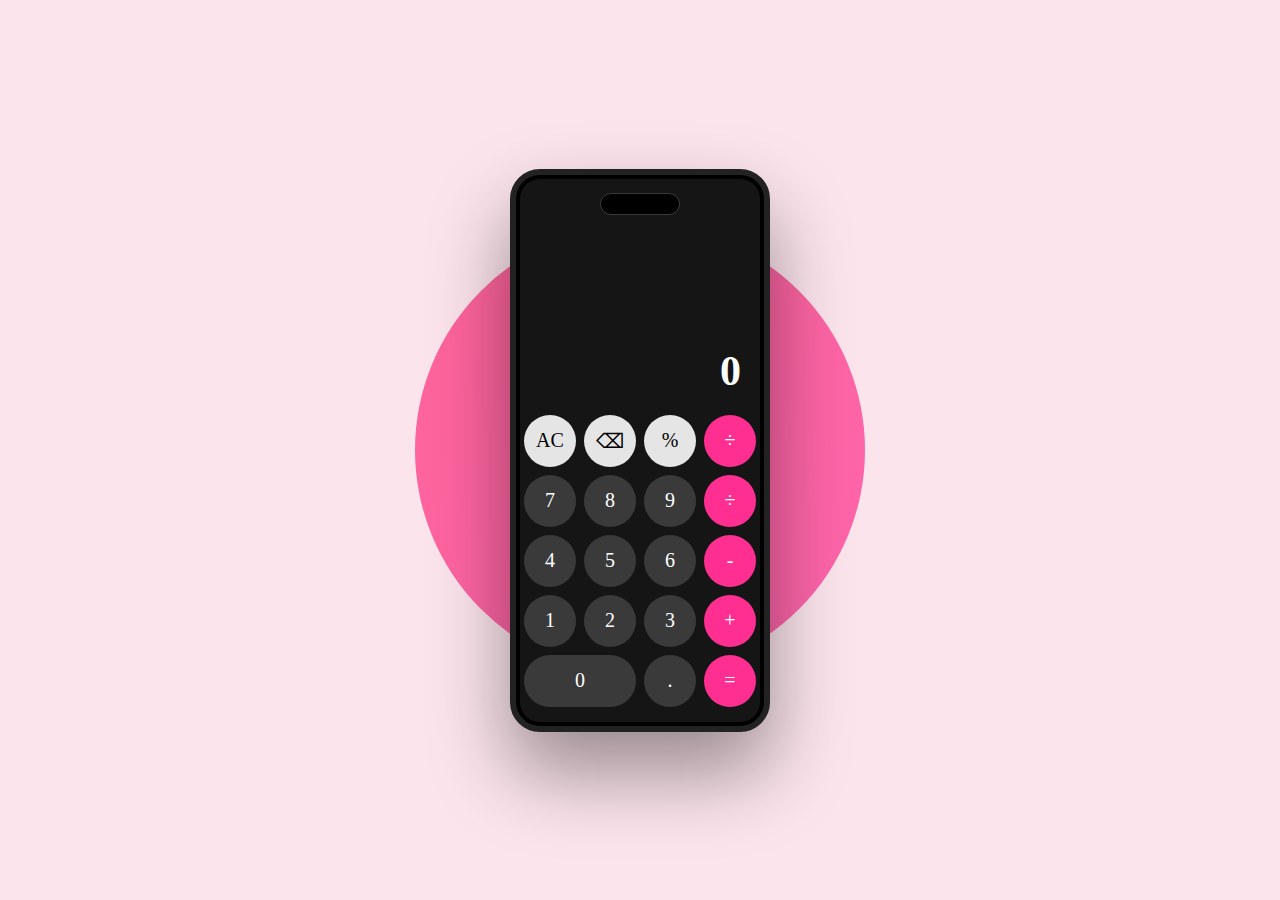
<file: index.html>
<!DOCTYPE html>
<html lang="en">
  <head>
    <meta charset="UTF-8" />
    <meta name="viewport" content="width=device-width, initial-scale=1.0" />
    <title>Calculator Web Apps</title>

    <link rel="icon" type="omage/png" href="calculator-icon.png" />

    <link rel="stylesheet" href="style.css" />
  </head>
  <body>
    <div class="background-circle"></div>

    <div class="phone-frame">
      <div class="dynamic-island"></div>
      <div class="side-button power"></div>
      <div class="side-button volume-up"></div>
      <div class="side-button volume-down"></div>

      <div class="calculator-screen">
        <div class="display">
          <div id="history" class="history"></div>
          <div id="result" class="result">0</div>
        </div>

        <div class="buttons">
          <button class="btn light" onclick="clearDisplay()">AC</button>
          <button class="btn light" onclick="backspace()">⌫</button>
          <button class="btn light" onclick="appendValue('%')">%</button>
          <button class="btn operator" onclick="appendValue('/')">÷</button>

          <button class="btn" onclick="appendValue('7')">7</button>
          <button class="btn" onclick="appendValue('8')">8</button>
          <button class="btn" onclick="appendValue('8')">9</button>
          <button class="btn operator" onclick="appendValue('/')">÷</button>

          <button class="btn" onclick="appendValue('7')">4</button>
          <button class="btn" onclick="appendValue('8')">5</button>
          <button class="btn" onclick="appendValue('8')">6</button>
          <button class="btn operator" onclick="appendValue('/')">-</button>

          <button class="btn" onclick="appendValue('7')">1</button>
          <button class="btn" onclick="appendValue('8')">2</button>
          <button class="btn" onclick="appendValue('8')">3</button>
          <button class="btn operator" onclick="appendValue('/')">+</button>

          <button class="btn zero" onclick="appendValue('0')">0</button>
          <button class="btn" onclick="appendValue('.')">.</button>
          <button class="btn operator" onclick="equals()">=</button>
        </div>
      </div>
    </div>
  </body>
</html>
</file>
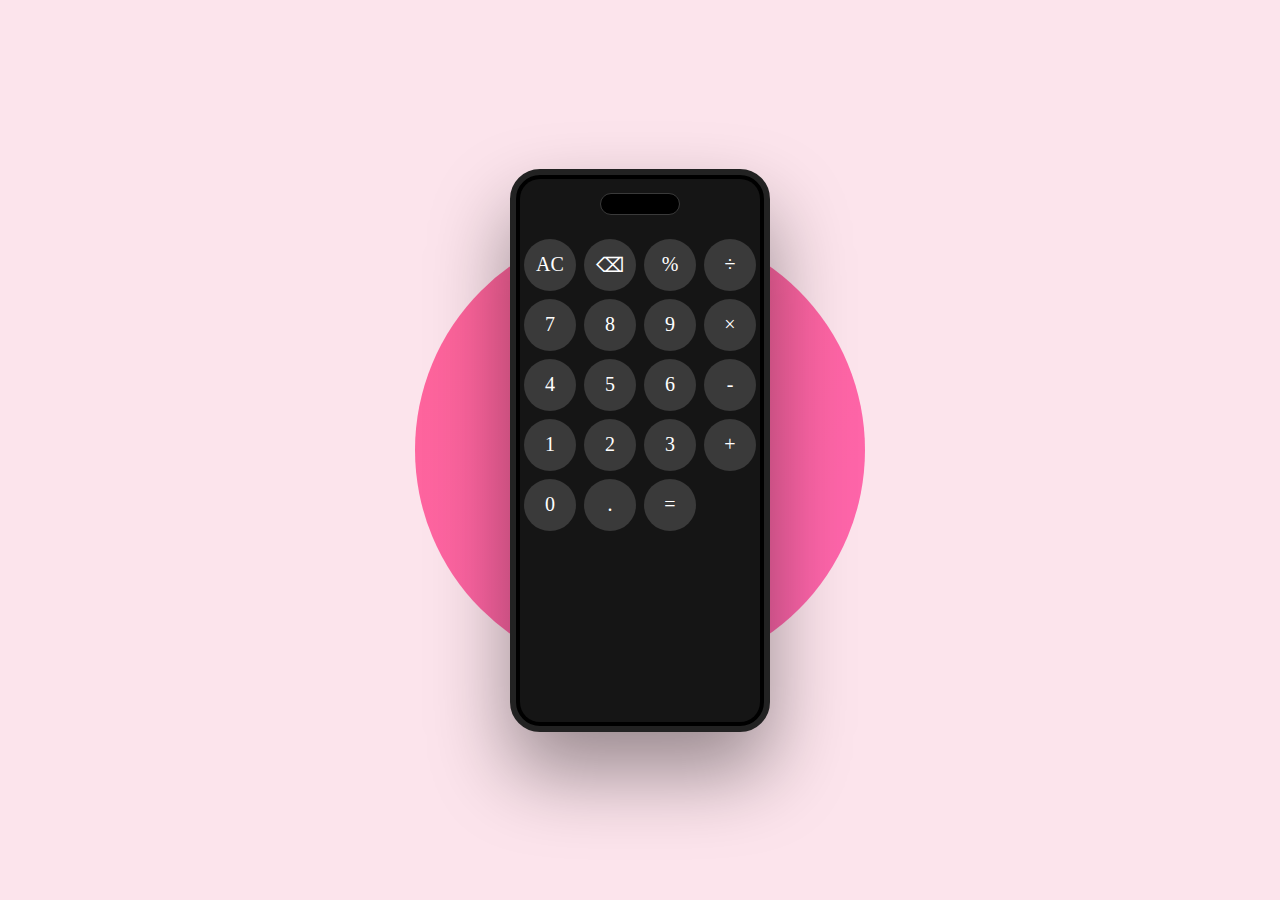
<file: contoh.html>
<!DOCTYPE html>
<html lang="en">
  <head>
    <meta charset="UTF-8" />
    <meta name="viewport" content="width=device-width, initial-scale=1.0" />
    <title>iPhone 14 Calculator</title>
    <link rel="stylesheet" href="style.css" />
  </head>
  <body>
    <div class="background-circle"></div>

    <div class="phone-frame">
      <div class="dynamic-island"></div>
      <div class="side-button power"></div>
      <div class="side-button volume-up"></div>
      <div class="side-button volume-down"></div>

      <div class="calculator-screen">
        <div class="buttons">
          <button class="btn light-gray" onclick="clearDisplay()">AC</button>
          <button class="btn light-gray" onclick="backspace()">⌫</button>
          <button class="btn light-gray" onclick="appendValue('%')">%</button>
          <button class="btn pink" onclick="appendValue('/')">÷</button>

          <button class="btn dark-gray" onclick="appendValue('7')">7</button>
          <button class="btn dark-gray" onclick="appendValue('8')">8</button>
          <button class="btn dark-gray" onclick="appendValue('9')">9</button>
          <button class="btn pink" onclick="appendValue('*')">×</button>

          <button class="btn dark-gray" onclick="appendValue('4')">4</button>
          <button class="btn dark-gray" onclick="appendValue('5')">5</button>
          <button class="btn dark-gray" onclick="appendValue('6')">6</button>
          <button class="btn pink" onclick="appendValue('-')">-</button>

          <button class="btn dark-gray" onclick="appendValue('1')">1</button>
          <button class="btn dark-gray" onclick="appendValue('2')">2</button>
          <button class="btn dark-gray" onclick="appendValue('3')">3</button>
          <button class="btn pink" onclick="appendValue('+')">+</button>

          <button class="btn dark-gray double" onclick="appendValue('0')">
            0
          </button>
          <button class="btn dark-gray" onclick="appendValue('.')">.</button>
          <button class="btn pink" onclick="calculate()">=</button>
        </div>

        <div class="home-indicator"></div>
      </div>
    </div>

    <script src="script.js"></script>
  </body>
</html>
</file>
<file: style.css>
* {
    margin: 0;
    padding: 0;
    box-sizing: border-box;
    font-family: 'Inter';
}

@font-face {
  font-family: Calculator-Font;
  src: url(./Roboto-Medium.ttf);
}

:root {
    --bg-pink: #fce4ec;
    --bg-circle: #ff2d75;
    --bg-dark: #3a3a3a;
    --bg-light: #e5e5e5;
    --font-white: #ffffff;
    --font-black: #000000;
    --font-pink: #ff2f92;
}

body {
    background-color: var(--bg-pink);
    height: 100vh;
    display: flex;
    justify-content: center;
    align-items: center;
    overflow: hidden;
    position: relative;
}

.background-circle {
    position: absolute;
    width: 450px;
    height: 450px;
    background: linear-gradient(135deg, var(--bg-circle), var(--font-pink));
    border-radius: 50%;
    z-index: 1;
    opacity: 0.7;
 
}

.phone-frame {
    width: 260px;
    height: 563px;
    background-color: var(--font-black);
    border: 6px solid #222;
    border-radius: 30px;
    display: flex;
    flex-direction: column;
    box-shadow: 0 40px 80px rgba(0,0,0,0.4);
    z-index: 10;
    padding: 4px;
    position: relative;
}

.dynamic-island {
    position: absolute;
    top: 18px;
    left: 50%;
    transform: translateX(-50%);
    width: 80px;
    height: 22px;
    background-color: var(--font-black);
    border: 1px solid var(--bg-dark);
    border-radius: 20px;
    z-index: 20;
}

.calculator-screen {
    background-color: #151515;
    flex: 1;
    border-radius: 20px;
    overflow: hidden;
    display: flex;
    flex-direction: column;
    padding: 15px;
    padding-top: 60px;
}

.display {
    flex: 1;
    display: flex;
    flex-direction: column;
    justify-content: flex-end;
    align-items: flex-end;
    color: var(--font-white);
    padding-right: 5px;
    margin-bottom: 20px;
}

.history {
    font-size: 20px;
    color: #8b8b8b;
    min-height: 20px;
    margin-bottom: 4px;
}

.result {
    font-size: 42px;
    font-weight: 600;
    letter-spacing: -1px;
}

.buttons {
    display: grid;
    grid-template-columns: repeat(4, 1fr);
    gap: 8px;
    justify-content: center;
    align-items: center;
}

.btn {
    height: 52px;
    width: 52px;
    border-radius: 50%;
    border: none;
    background: var(--bg-dark);
    color: var(--font-white);
    font-size: 20px;
    font-weight: 500;
    cursor: pointer;
    transition: all 0.2s ease;
    display: flex;
    justify-content: center;
    align-items: center;
}

.btn:active {
    transform: scale(0.95);
    filter: brightness(1.2);
}

.btn.light {
    background: var(--bg-light);
    color: var(--font-black);
}

.btn.operator {
    background: var(--font-pink);
    color: var(--font-white);
}

.btn.zero {
    grid-column: span 2;
    width: 100%;
    border-radius: 30px;
    justify-content: center;

}
</file>
